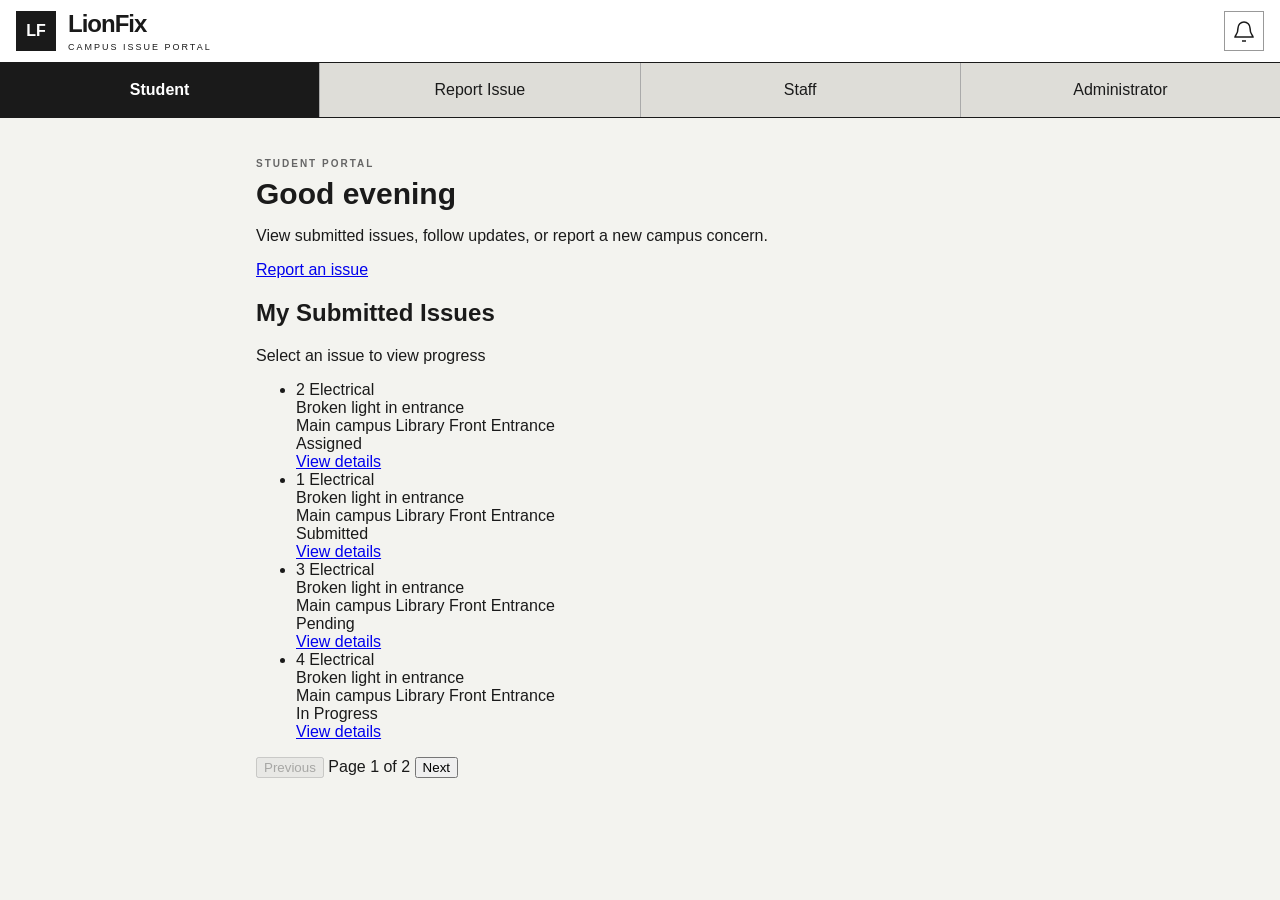
<file: index.html>
<!DOCTYPE html>
<html lang="en">
    <head>
        <meta charset="UTF-8">
        <meta name="viewport" content="width=device-width, initial-scale=1.0">

        <title>Student Dashboard | LionFix</title>

        <link rel="stylesheet" href="style.css">
        <script src="requests.js" defer></script>
        <script src="student-dashboard.js" defer></script>
    </head>

    <body>
        <header class="website-header">
            <a href="index.html" class="logo" aria-label="LionFix home">LF</a>
    
            <div class="app-name">
                <p class="site-name">LionFix</p>
                <p>Campus Issue Portal</p>
            </div>
    
            <button type="button" aria-label="Notifications">
                <svg
                    width="24"
                    height="24"
                    viewBox="0 0 24 24"
                    fill="none"
                    stroke="currentColor"
                    stroke-width="1.5"
                    aria-hidden="true"
                >
                    <path d="M18 8a6 6 0 0 0-12 0c0 7-3 7-3 9h18c0-2-3-2-3-9"/>
                    <path d="M10 21h4"/>
                </svg>
            </button>
        </header>
    
        <nav class="main-navigation">
            <a href="index.html" aria-current="page">Student</a>
            <a href="report-issue.html">Report Issue</a>
            <a href="staff.html">Staff</a>
            <a href="administrator.html">Administrator</a>
        </nav>

        <main class="student-page">
            <p class="heading-label">Student portal</p>

            <p id="greeting"></p>
            <p>View submitted issues, follow updates, or report a new campus concern.</p>
            
            <a href="report-issue.html">Report an issue</a>

            <section class="my requests">
                <h2>My Submitted Issues</h2>
                <p>Select an issue to view progress</p>

                <p id="requests-empty">No submitted requests</p>

                <ul id="requests-list" hidden></ul>

                <div id="requests-pagination" hidden>
                    <button type="button" id="previous-page">Previous</button>
                    <span id="page-number"></span>
                    <button type="button" id="next-page">Next</button>
                </div>
            </section>

            <section class="my notifications">

            </section>

            
        </main>
    
    </body>
</html>
</file>
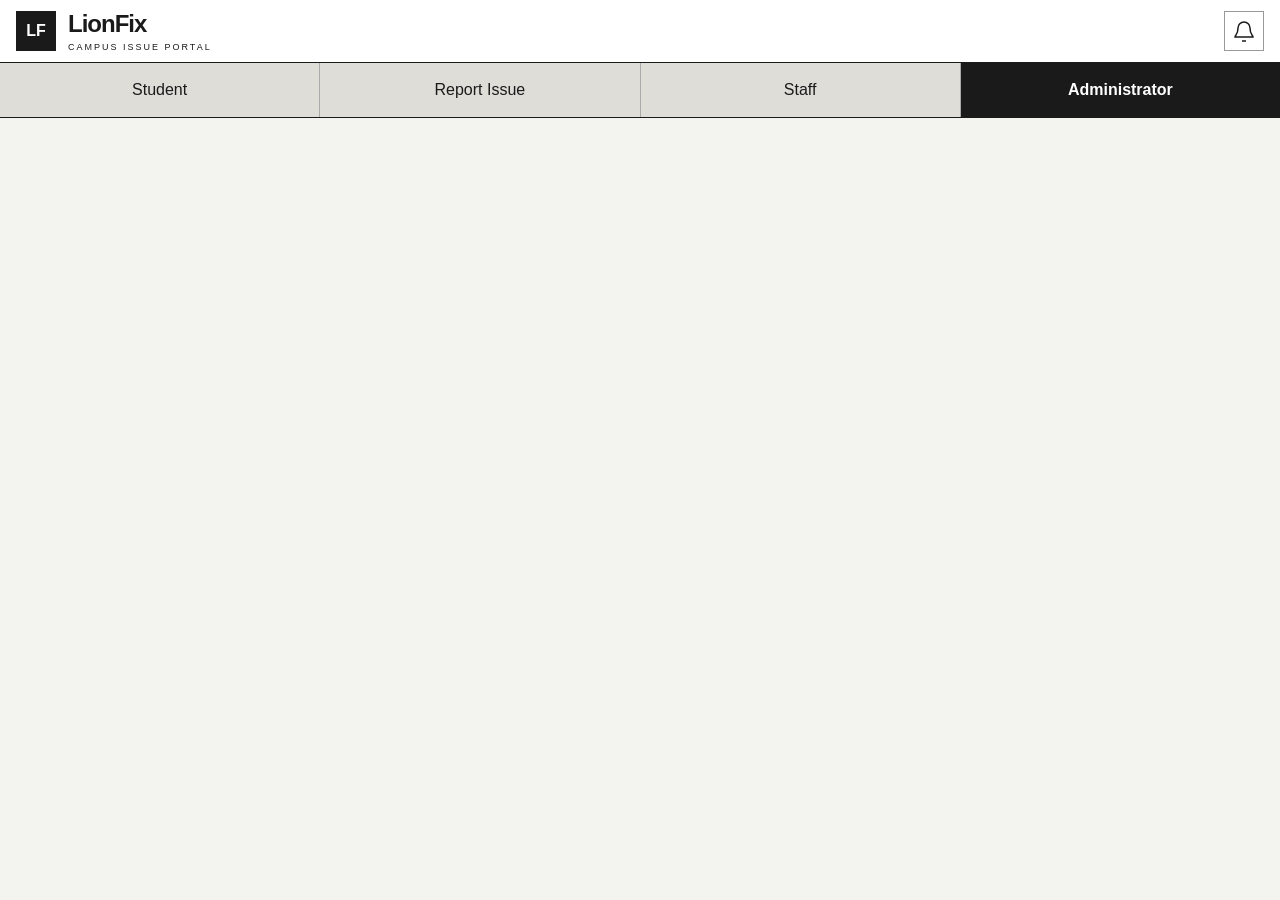
<file: administrator.html>
<!DOCTYPE html>
<html lang="en">
    <head>
        <meta charset="UTF-8">
        <meta name="viewport" content="width=device-width, initial-scale=1.0">

        <title>Administrator Dashboard | LionFix</title>

        <link rel="stylesheet" href="style.css">
    </head>

    <body>
        <header class="website-header">
            <a href="index.html" class="logo" aria-label="LionFix home">LF</a>
    
            <div class="app-name">
                <p class="site-name">LionFix</p>
                <p>Campus Issue Portal</p>
            </div>
    
            <button type="button" aria-label="Notifications">
                <svg
                    width="24"
                    height="24"
                    viewBox="0 0 24 24"
                    fill="none"
                    stroke="currentColor"
                    stroke-width="1.5"
                    aria-hidden="true"
                >
                    <path d="M18 8a6 6 0 0 0-12 0c0 7-3 7-3 9h18c0-2-3-2-3-9"/>
                    <path d="M10 21h4"/>
                </svg>
            </button>
        </header>
    
        <nav class="main-navigation">
            <a href="index.html">Student</a>
            <a href="report-issue.html">Report Issue</a>
            <a href="staff.html">Staff</a>
            <a href="administrator.html" aria-current="page">Administrator</a>
        </nav>
    
    </body>
</html>
</file>
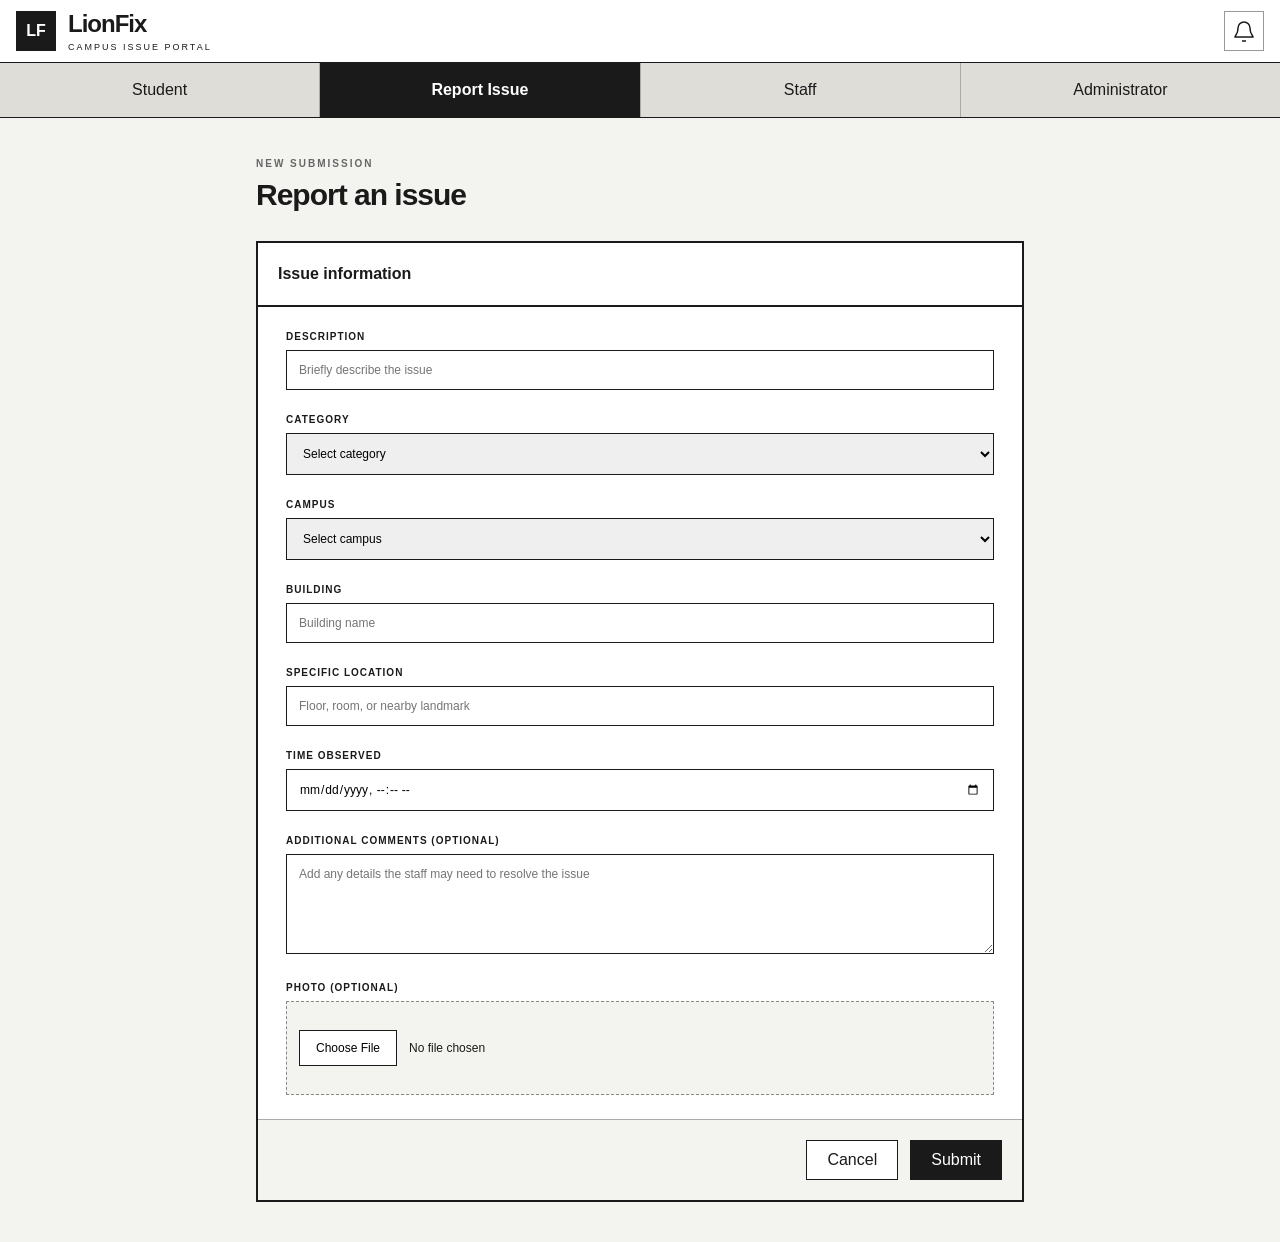
<file: report-issue.html>
<!DOCTYPE html>
<html lang="en">
<head>
    <meta charset="UTF-8">
    <meta name="viewport" content="width=device-width, initial-scale=1.0">

    <title>Report Issue | LionFix</title>

    <link rel="stylesheet" href="style.css">
</head>

<body>
    <header class="website-header">
        <a href="index.html" class="logo" aria-label="LionFix home">LF</a>

        <div class="app-name">
            <p class="site-name">LionFix</p>
            <p>Campus Issue Portal</p>
        </div>

        <button type="button" aria-label="Notifications">
            <svg
                width="24"
                height="24"
                viewBox="0 0 24 24"
                fill="none"
                stroke="currentColor"
                stroke-width="1.5"
                aria-hidden="true"
            >
                <path d="M18 8a6 6 0 0 0-12 0c0 7-3 7-3 9h18c0-2-3-2-3-9"/>
                <path d="M10 21h4"/>
            </svg>
        </button>
    </header>

    <nav class="main-navigation">
        <a href="index.html">Student</a>
        <a href="report-issue.html" aria-current="page">Report Issue</a>
        <a href="staff.html">Staff</a>
        <a href="administrator.html">Administrator</a>
    </nav>

    <main class="report-page">
        <p class="heading-label">New Submission</p>

        <h1>Report an issue</h1>

        <form class="submission-form">
            <h2>Issue information</h2>

            <div class="form-field">
                <label for="description">Description</label>
                <input
                    type="text"
                    id="description"
                    name="description"
                    placeholder="Briefly describe the issue"
                    required
                >
            </div>

            <!--
            FIXME: Need to ask if these details should be assigned
            or if students should put what they think. -->

            <div class="form-field">
                <label for="category">Category</label>
                <select id="category" name="category" required>
                    <option value="" disabled selected>Select category</option>
                    <option value="maintenance">Maintenance</option>
                    <option value="technology">Technology</option>
                    <option value="safety">Safety</option>
                    <option value="other">Other</option>
                </select>
            </div>
            

            <div class="form-field">
                <label for="campus">Campus</label>
                <select id="campus" name="campus" required>
                    <option value="" disabled selected>Select campus</option>
                    <option value="main-campus">Main Campus</option>
                </select>
            </div>

            <div class="form-field">
                <label for="building">Building</label>
                <input
                    type="text"
                    id="building"
                    name="building"
                    placeholder="Building name"
                    required
                >
            </div>

            <div class="form-field">
                <label for="location">Specific location</label>
                <input
                    type="text"
                    id="location"
                    name="location"
                    placeholder="Floor, room, or nearby landmark"
                    required
                >
            </div>

            <div class="form-field">
                <label for="time-observed">Time Observed</label>
                <input
                    type="datetime-local"
                    id="time-observed"
                    name="time-observed"
                    required
                >
            </div>

            <div class="form-field">
                <label for="additional-comments">
                    Additional comments (optional)
                </label>
                <textarea
                    id="additional-comments"
                    name="additional-comments"
                    placeholder="Add any details the staff may need to resolve the issue"
                    rows="4"
                ></textarea>
            </div>

            <div class="form-field">
                <label for="photo">Photo (optional)</label>
                <input
                    type="file"
                    id="photo"
                    name="photo"
                    accept="image/jpeg,image/png"
                >
            </div>

            <div class="form-action">
                <button type="button">Cancel</button>
                <button type="submit">Submit</button>
            </div>
        </form>
    </main>

</body>
</html>
</file>
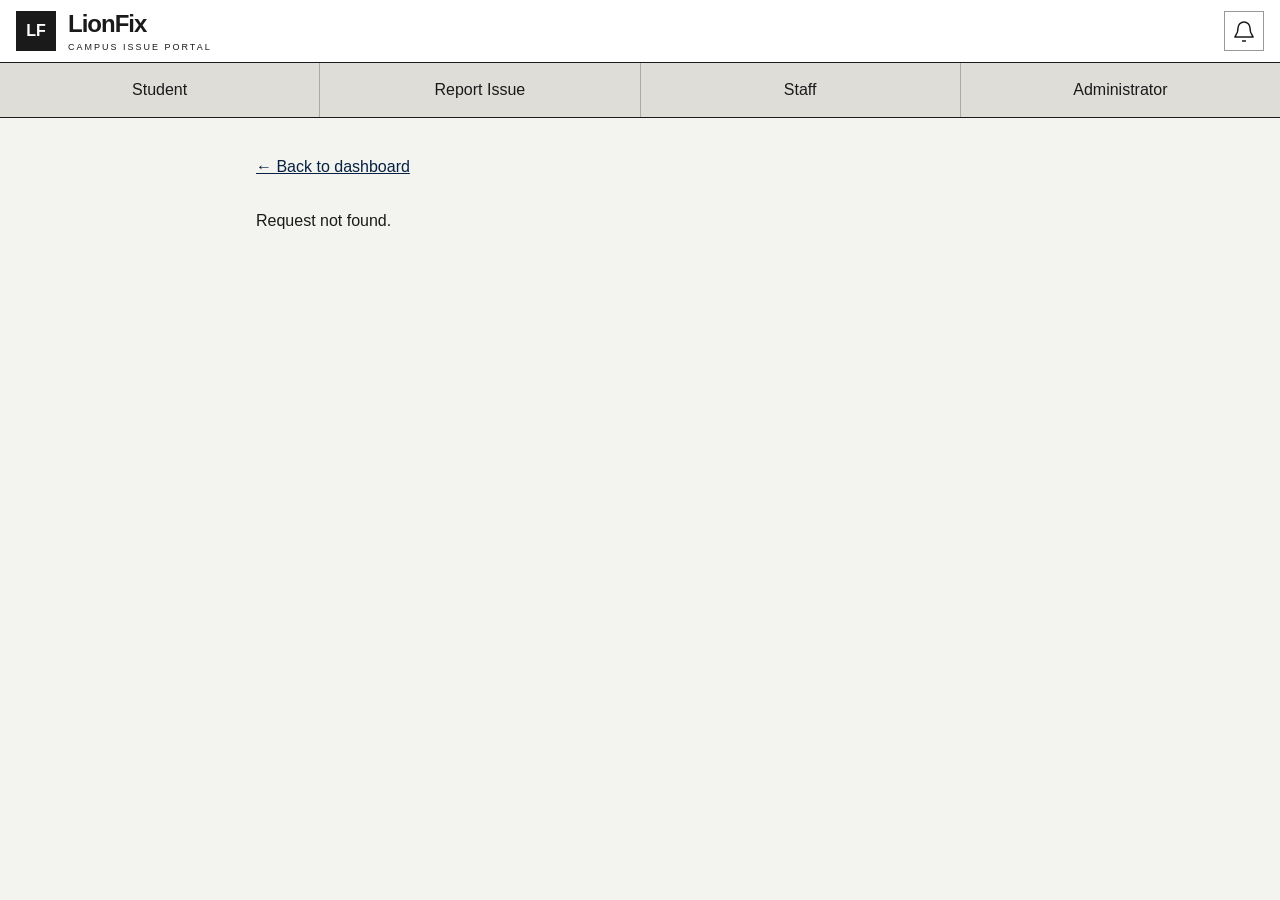
<file: request-details.html>
<!DOCTYPE html>
<html lang="en">
    <head>
        <meta charset="UTF-8">
        <meta name="viewport" content="width=device-width, initial-scale=1.0">

        <title>Request Details | LionFix</title>

        <link rel="stylesheet" href="style.css">
        <script src="requests.js" defer></script>
        <script src="request-details.js" defer></script>
    </head>

    <body>
        <header class="website-header">
            <a href="index.html" class="logo" aria-label="LionFix home">LF</a>
    
            <div class="app-name">
                <p class="site-name">LionFix</p>
                <p>Campus Issue Portal</p>
            </div>
    
            <button type="button" aria-label="Notifications">
                <svg
                    width="24"
                    height="24"
                    viewBox="0 0 24 24"
                    fill="none"
                    stroke="currentColor"
                    stroke-width="1.5"
                    aria-hidden="true"
                >
                    <path d="M18 8a6 6 0 0 0-12 0c0 7-3 7-3 9h18c0-2-3-2-3-9"/>
                    <path d="M10 21h4"/>
                </svg>
            </button>
        </header>
    
        <nav class="main-navigation">
            <a href="index.html">Student</a>
            <a href="report-issue.html">Report Issue</a>
            <a href="staff.html">Staff</a>
            <a href="administrator.html" >Administrator</a>
        </nav>

        <main class="student-page">
            <a class="dashboard-back" href="index.html">← Back to dashboard</a>
        
            <p id="request-not-found" hidden>Request not found.</p>

            <div id="request-details" hidden>
                <header class="issue-heading">
                    <p class="heading-label">Issue LF-<span id="detail-id"></span></p>
            
                    <div class="issue-heading-row">
                        <h1 id="detail-description"></h1>
                        <span id="detail-status" class="issue-status"></span>
                    </div>
                </header>
            
                <section class="issue-details-card">
                    <h2>Issue details</h2>
            
                    <dl class="issue-details-grid">
                        <div>
                            <dt>Category</dt>
                            <dd id="detail-category"></dd>
                        </div>
            
                        <div>
                            <dt>Location</dt>
                            <dd id="detail-location"></dd>
                        </div>
            
                        <div>
                            <dt>Time observed</dt>
                            <dd id="detail-observed"></dd>
                        </div>
            
                        <div>
                            <dt>Last update</dt>
                            <dd id="detail-last-update"></dd>
                        </div>
            
                        <div class="issue-details-description">
                            <dt>Additional comments</dt>
                            <dd id="detail-comments"></dd>
                        </div>
                    </dl>
                </section>

                <section class="issue-details-card">
                    <h2>Status progress</h2>

                    <ol id="status-progress" class="status-progress"></ol>
                </section>

                <section class="issue-details-card">
                    <h2>Update and messages</h2>

                    <div class="issue-messages">
                        <p id="messages-empty">No updates or messages</p>
                        <ul id="messages-list" hidden></ul>

                        <details id="reply-dropdown" hidden>
                            <form id="reply-form">
                                <label for="reply-message">Your reply</label>
                                <textarea name="reply-message" id="reply-message" rows="4" placeholder="Provide requested details" required></textarea>
    
                                <button type="submit">Reply</button>
                            </form>
                        </details>
                        
                    </div>
                </section>
            </div>
        </main>
    </body>
</html>
</file>
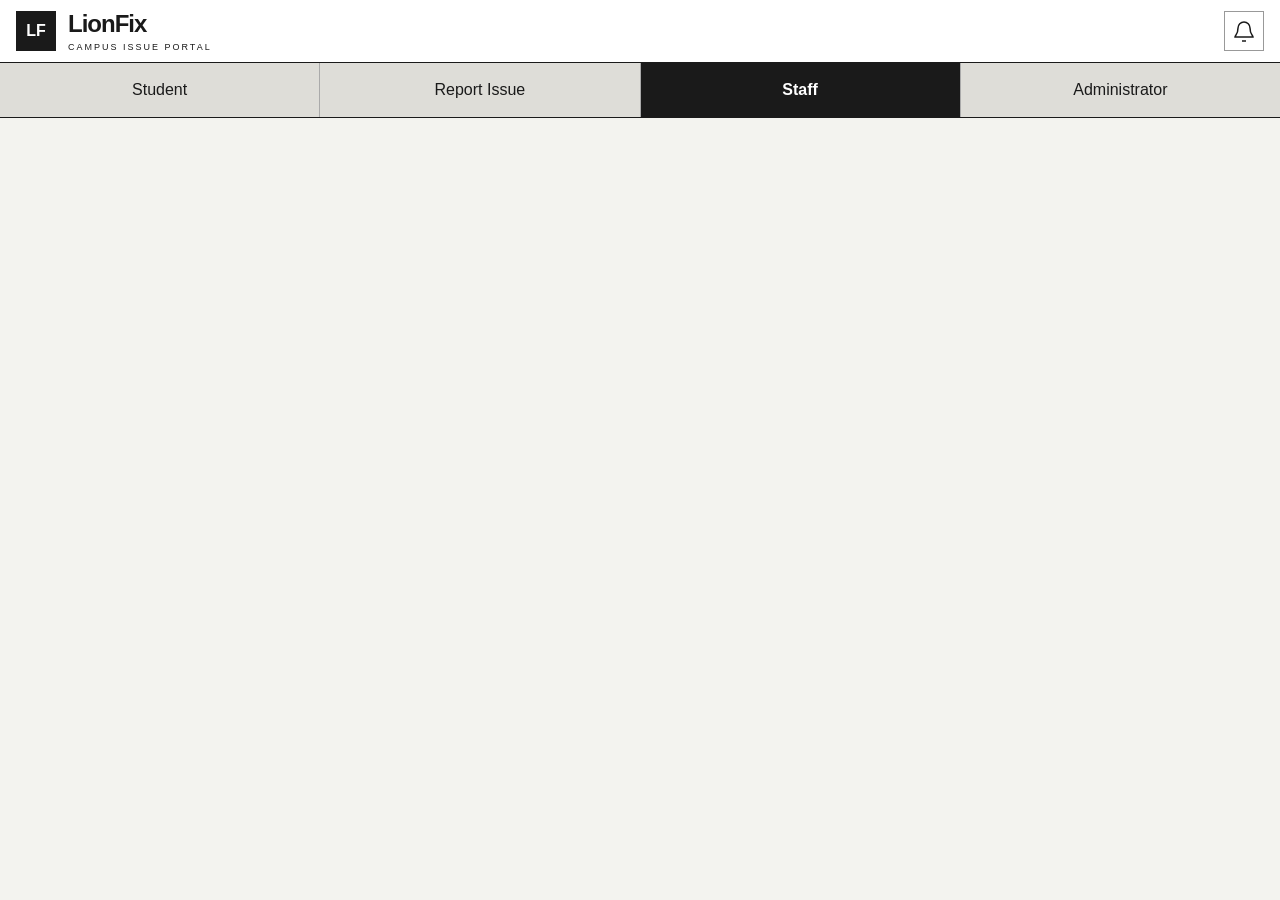
<file: staff.html>
<!DOCTYPE html>
<html lang="en">
    <head>
        <meta charset="UTF-8">
        <meta name="viewport" content="width=device-width, initial-scale=1.0">

        <title>Staff Dashboard | LionFix</title>

        <link rel="stylesheet" href="style.css">
    </head>

    <body>
        <header class="website-header">
            <a href="index.html" class="logo" aria-label="LionFix home">LF</a>
    
            <div class="app-name">
                <p class="site-name">LionFix</p>
                <p>Campus Issue Portal</p>
            </div>
    
            <button type="button" aria-label="Notifications">
                <svg
                    width="24"
                    height="24"
                    viewBox="0 0 24 24"
                    fill="none"
                    stroke="currentColor"
                    stroke-width="1.5"
                    aria-hidden="true"
                >
                    <path d="M18 8a6 6 0 0 0-12 0c0 7-3 7-3 9h18c0-2-3-2-3-9"/>
                    <path d="M10 21h4"/>
                </svg>
            </button>
        </header>
    
        <nav class="main-navigation">
            <a href="index.html">Student</a>
            <a href="report-issue.html">Report Issue</a>
            <a href="staff.html" aria-current="page">Staff</a>
            <a href="administrator.html">Administrator</a>
        </nav>
    </body>

    
</html>
</file>
<file: style.css>
/* Website header */
body {
    margin: 0;
    font-family: Arial, sans-serif;
    background-color: #f3f3ef;
    color: #1a1a1a;
}

.website-header {
    display: flex;
    align-items: center;
    gap: 12px;
    padding: 10px 16px;
    background-color: white;
    border-bottom: 1px solid #1a1a1a;
}

.logo {
    display: flex;
    align-items: center;
    justify-content: center;
    width: 40px;
    height: 40px;
    background-color: #1a1a1a;
    color: white;
    font-weight: bold;
    text-decoration: none;
}

.app-name p{
    margin: 0;
}

.site-name{
    font-size: 24px;
    font-weight: bold;
    letter-spacing: -1px;
}


.app-name p:last-child {
    margin-top: 4px;
    font-size: 9px;
    letter-spacing: 2px;
    text-transform: uppercase;
}

.website-header button {
    margin-left: auto;
    display: flex;
    align-items: center;
    justify-content: center;
    width: 40px;
    height: 40px;
    padding: 0;
    background-color: white;
    color: #1a1a1a;
    border: 1px solid #999;
    cursor: pointer;
}

.website-header button svg {
    position: relative;
    top: 1px;
}

/* Website navigation */
/* Arrange navigation links in a row */
.main-navigation {
    display: flex;
    background-color: #deddd8;
    border-bottom: 1px solid #1a1a1a;
}

/* Style each navigation link */
.main-navigation a {
    flex: 1;
    padding: 18px 10px;
    text-align: center;
    text-decoration: none;
    color: #1a1a1a;
    border-right: 1px solid #aaa;
    transition: background-color 0.2s;
}

/* Remove the border at the far right */
.main-navigation a:last-child {
    border-right: none;
}

/* Highlight the current page */
.main-navigation a[aria-current="page"] {
    background-color: #1a1a1a;
    color: white;
    font-weight: bold;
}

/* Brighten navigation links when hovered */
.main-navigation a:hover {
    background-color: #eeede8;
}

/* Brighten the active link while keeping its white text */
.main-navigation a[aria-current="page"]:hover {
    background-color: #333;
}

.report-page,
.student-page
{
    max-width: 768px;
    margin: 40px auto;
    padding: 0 20px;
}

.heading-label {
    margin: 0 0 8px;
    font-size: 10px;
    font-weight: bold;
    letter-spacing: 2px;
    text-transform: uppercase;
    color: #666;
}

.report-page h1,
.student-page h1{
    margin: 0 0 28px;
    font-size: 30px;
    line-height: 1.2;
    letter-spacing: -1px;
}

.submission-form {
    background-color: white;
    border: 2px solid #1a1a1a;
}

.submission-form h2 {
    margin: 0;
    padding: 22px 20px;
    font-size: 16px;
    border-bottom: 2px solid #1a1a1a;
}

.form-field {
    margin: 24px 28px;
}

.form-field label {
    display: block;
    margin-bottom: 8px;
    font-size: 10px;
    font-weight: bold;
    letter-spacing: 1px;
    text-transform: uppercase;
}

.form-field input,
.form-field select,
.form-field textarea {
    width: 100%;
    box-sizing: border-box;
    padding: 12px;
    border: 1px solid #1a1a1a;
    font-family: inherit;
    font-size: 12px;
}

.form-field textarea {
    min-height: 100px;
    resize: vertical;
}

.form-field input[type="file"] {
    padding: 28px 12px;
    border: 1px dashed #888;
    background-color: #f3f3ef;
}

.form-field input[type="file"]::file-selector-button {
    padding: 10px 16px;
    margin-right: 12px;
    background-color: white;
    border: 1px solid #1a1a1a;
    font-family: inherit;
    cursor: pointer;
}

.form-action {
    display: flex;
    justify-content: flex-end;
    gap: 12px;
    padding: 20px;
    background-color: #f3f3ef;
    border-top: 1px solid #aaa;
}

.form-action button {
    padding: 10px 20px;
    border: 1px solid #1a1a1a;
    background-color: white;
    color: #1a1a1a;
    font-family: inherit;
    font-size: 16px;
    cursor: pointer;
}

.form-action button[type="submit"] {
    background-color: #1a1a1a;
    color: white;
}

#greeting {
    margin: 0 0 0;
    font-size: 30px;
    font-weight: bold;
}

#requests-list li{
    white-space: pre-line;
}









.dashboard-back {
    display: inline-block;
    margin-bottom: 20px;
    color: #062143;
}

.issue-heading {
    background-color: transparent;
    padding: 20px;
    color: #062143;
}

.issue-heading-row {
    display: flex;
    align-items: center;
    justify-content: space-between;
    flex-wrap: wrap;
    gap: 12px 20px;
}

.student-page .issue-heading h1 {
    margin: 0;
}

.issue-status {
    padding: 10px 18px;
    border: 2px solid #062143;
    background: repeating-linear-gradient(
        135deg, white 0 8px, #dce8f4 8px 11px
    );
    font-size: 14px;
    font-weight: bold;
    text-transform: uppercase;
}

/* Issue details card and heading */
.issue-details-card {
    margin-top: 24px;
    background-color: white;
    color: #062143;
    border: 2px solid #062143;
}

.issue-details-card h2 {
    margin: 0;
    padding: 20px;
    border-bottom: 2px solid #062143;
    font-size: 18px;
}

/* Two equal columns for the issue details */
.issue-details-grid {
    display: grid;
    grid-template-columns: repeat(2, minmax(0, 1fr));
    gap: 24px;
    margin: 0;
    padding: 20px;
}

.issue-details-grid dt {
    margin-bottom: 8px;
    font-size: 11px;
    font-weight: bold;
    letter-spacing: 1.5px;
    text-transform: uppercase;
}

.issue-details-grid dd {
    margin: 0;
    font-weight: bold;
}

/* Let the description span both columns */
.issue-details-description {
    grid-column: 1 / -1;
}

.issue-details-description dd {
    color: #40546a;
    font-weight: normal;
    line-height: 1.5;
}

/* Stack the fields on narrow screens */
@media (max-width: 540px) {
    .issue-details-grid {
        grid-template-columns: 1fr;
    }
}

/* Default: outlined badge with no fill */
.issue-status {
    padding: 10px 18px;
    border: 2px solid #062143;
    background: transparent;
    color: #062143;
    font-size: 14px;
    font-weight: bold;
    text-transform: uppercase;
}

/* Add diagonal stripes only while work is in progress */
.issue-status[data-status="In Progress"] {
    background: repeating-linear-gradient(
        135deg, transparent 0 8px, #dce8f4 8px 11px
    );
}

/* Fill the badge when the issue is closed */
.issue-status[data-status="Closed"] {
    background: #062143;
    color: white;
}

/* Remove the list's default numbers and add inner spacing */
.status-progress {
    list-style: none;
    margin: 0;
    padding: 24px;
}

/* Place each marker beside its status text */
.status-progress li {
    display: flex;
    align-items: flex-start;
    gap: 16px;
    padding-bottom: 28px;
}

.status-progress li:last-child {
    padding-bottom: 0;
}

/* Keep the caption close to the status name */
.status-progress p {
    margin: 6px 0 0;
    color: #526780;
    font-size: 14px;
}

/* Give every marker a circular outline */
.status-marker {
    display: flex;
    align-items: center;
    justify-content: center;
    width: 32px;
    height: 32px;
    flex-shrink: 0;
    box-sizing: border-box;
    border: 2px solid #062143;
    border-radius: 50%;
    background-color: white;
    color: #062143;
    font-weight: bold;
}

/* Fill completed and current steps */
.status-progress .is-complete .status-marker,
.status-progress .is-current .status-marker {
    background-color: #22477f;
    color: white;
}

/* Position each connecting line relative to its step */
.status-progress li {
    position: relative;
}

/* Connect each circle to the next one */
.status-progress li:not(:last-child)::after {
    content: "";
    position: absolute;
    left: 15px;
    top: 32px;
    bottom: 0;
    width: 2px;
    background-color: #22477f;
}

#messages-list {
    list-style: none;
    margin: 0;
    padding: 0;
}

.message {
    margin-bottom: 12px;
    padding: 12px 16px;
    border-left: 3px solid #062143;
    background: #f0f5fa;
    overflow-wrap: anywhere;
}

.message p {
    margin: 6px 0 0;
}

.message-reply {
    margin-left: 24px;
    background: #f3f3ef;
}
</file>
